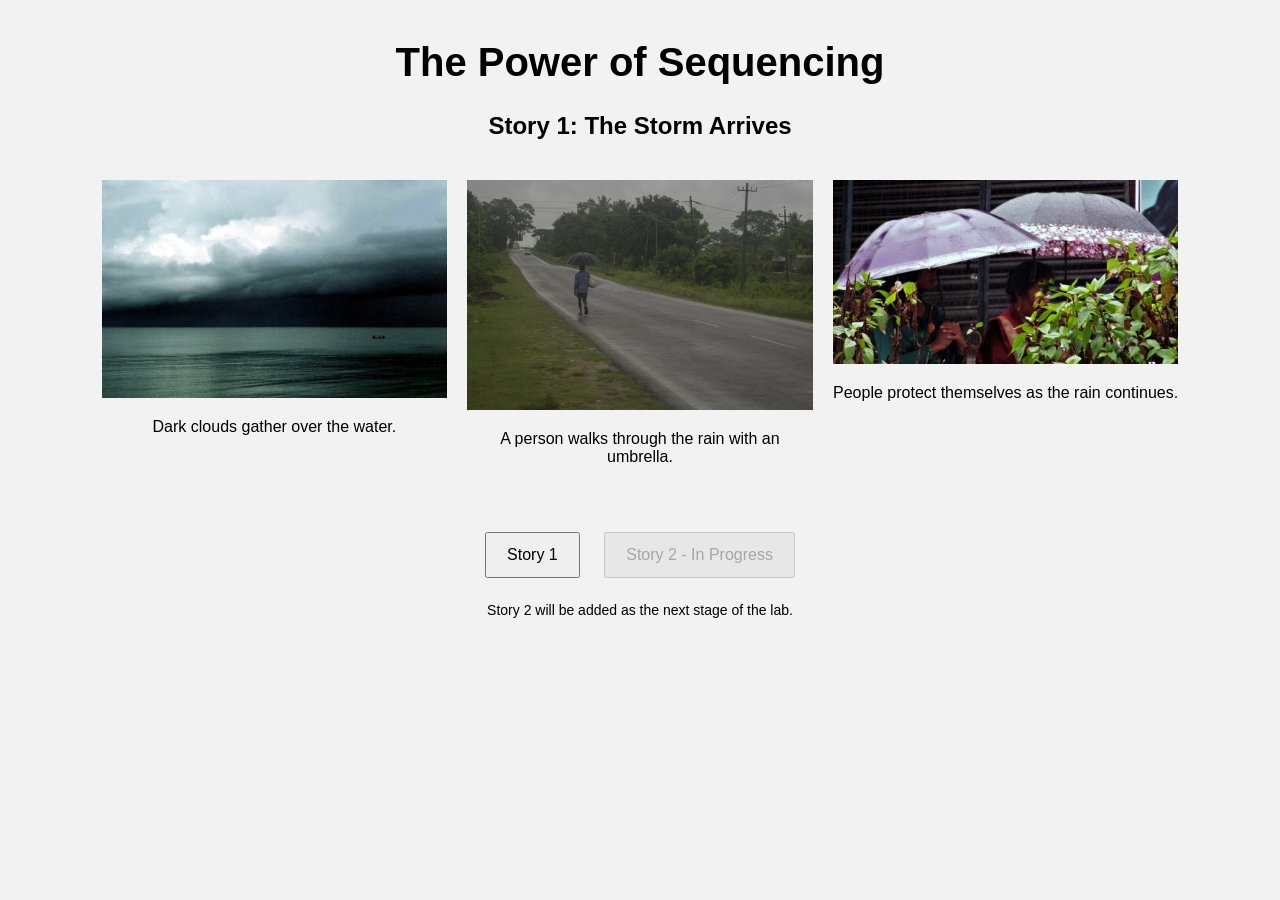
<file: index.html>
<!DOCTYPE html>
<html lang="en">
<head>
    <meta charset="UTF-8">
    <title>Lab 3 - Photo Carousel</title>
    <link rel="stylesheet" href="styles.css">
</head>
<body>

    <div class="container">

        <h1>The Power of Sequencing</h1>

        <h2 id="story-title">Story 1: The Storm Arrives</h2>

        <div class="photo-container">

            <div class="photo">
                <img id="image-one" src="images/storm.png" alt="Dark storm clouds">
                <p id="caption-one">Dark clouds gather over the water.</p>
            </div>

            <div class="photo">
                <img id="image-two" src="images/walking-umbrella.png" alt="Person walking with an umbrella">
                <p id="caption-two">A person walks through the rain with an umbrella.</p>
            </div>

            <div class="photo">
                <img id="image-three" src="images/umbrellas.png" alt="People standing under umbrellas">
                <p id="caption-three">People protect themselves as the rain continues.</p>
            </div>

        </div>

        <div class="buttons">
            <button id="story-one">Story 1</button>
            <button id="story-two" disabled>Story 2 - In Progress</button>
        </div>

        <p id="progress-note">Story 2 will be added as the next stage of the lab.</p>

    </div>

    <script src="script.js"></script>

</body>
</html>
</file>
<file: styles.css>
body {
    margin: 0;
    padding: 0;
    font-family: Arial;
    background-color: #f2f2f2;
}

.container {
    width: 90%;
    margin: 40px auto;
    text-align: center;
}

h1 {
    font-size: 40px;
}

#story-title {
    font-size: 24px;
    margin-bottom: 30px;
}

.photo-container {
    display: flex;
    justify-content: center;
    align-items: flex-start;
}

.photo {
    width: 30%;
    margin: 10px;
}

.photo img {
    width: 100%;
}

.photo p {
    font-size: 16px;
}

.buttons {
    margin-top: 30px;
}

button {
    padding: 12px 20px;
    margin: 10px;
    font-size: 16px;
}

#progress-note {
    font-size: 14px;
}
</file>
